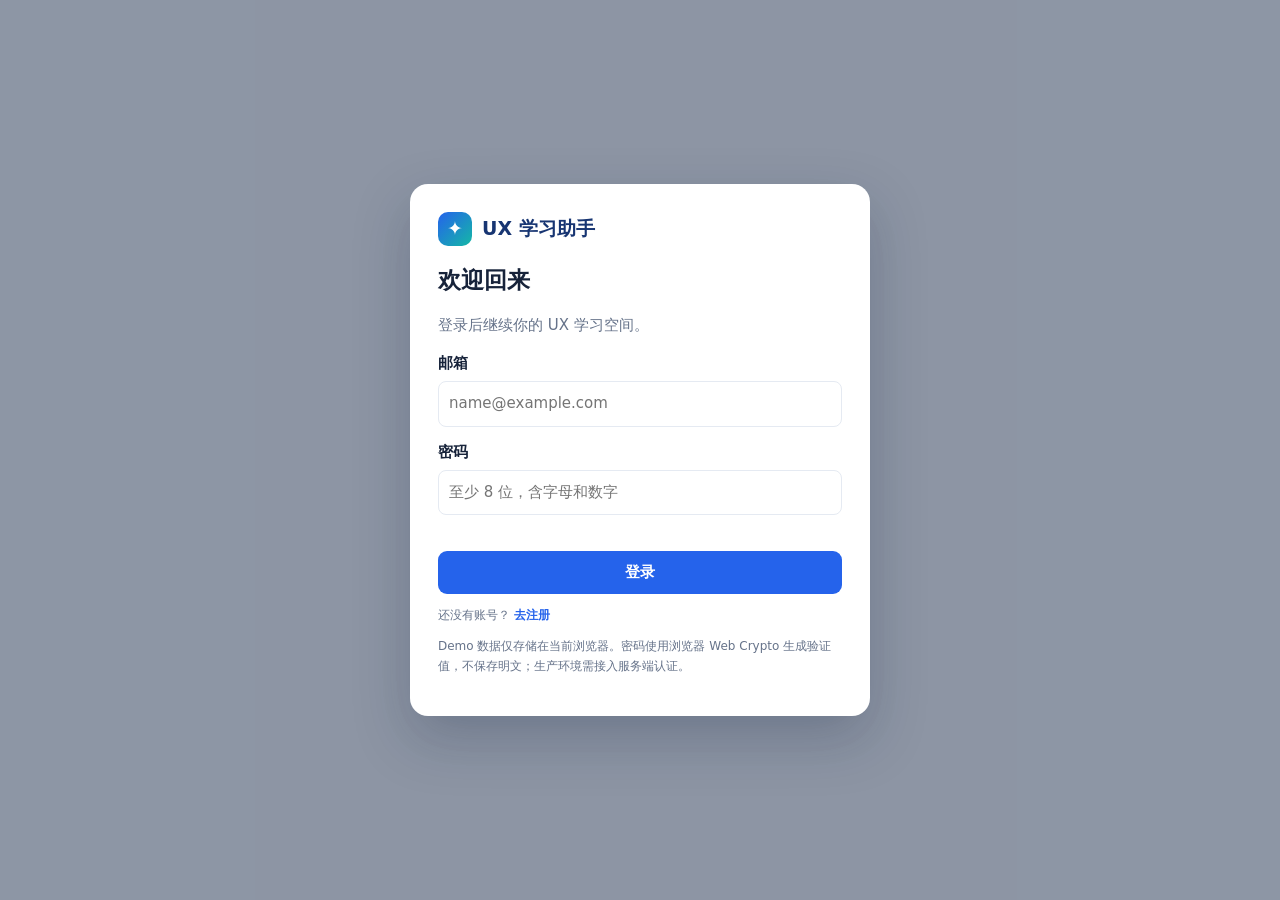
<file: index.html>
<!doctype html>
<html lang="zh-CN">
<head>
  <meta charset="utf-8"><meta name="viewport" content="width=device-width,initial-scale=1">
  <meta name="description" content="面向 UX/UI 初学者的交互式学习平台"><title>UX 学习助手</title>
  <link rel="stylesheet" href="assets/styles.css">
</head>
<body>
  <a class="skip" href="#main">跳到主要内容</a>
  <div id="app" aria-live="polite"><div class="loading">正在加载 UX 学习助手…</div></div>
  <script src="assets/app.js" defer></script>
</body>
</html>
</file>
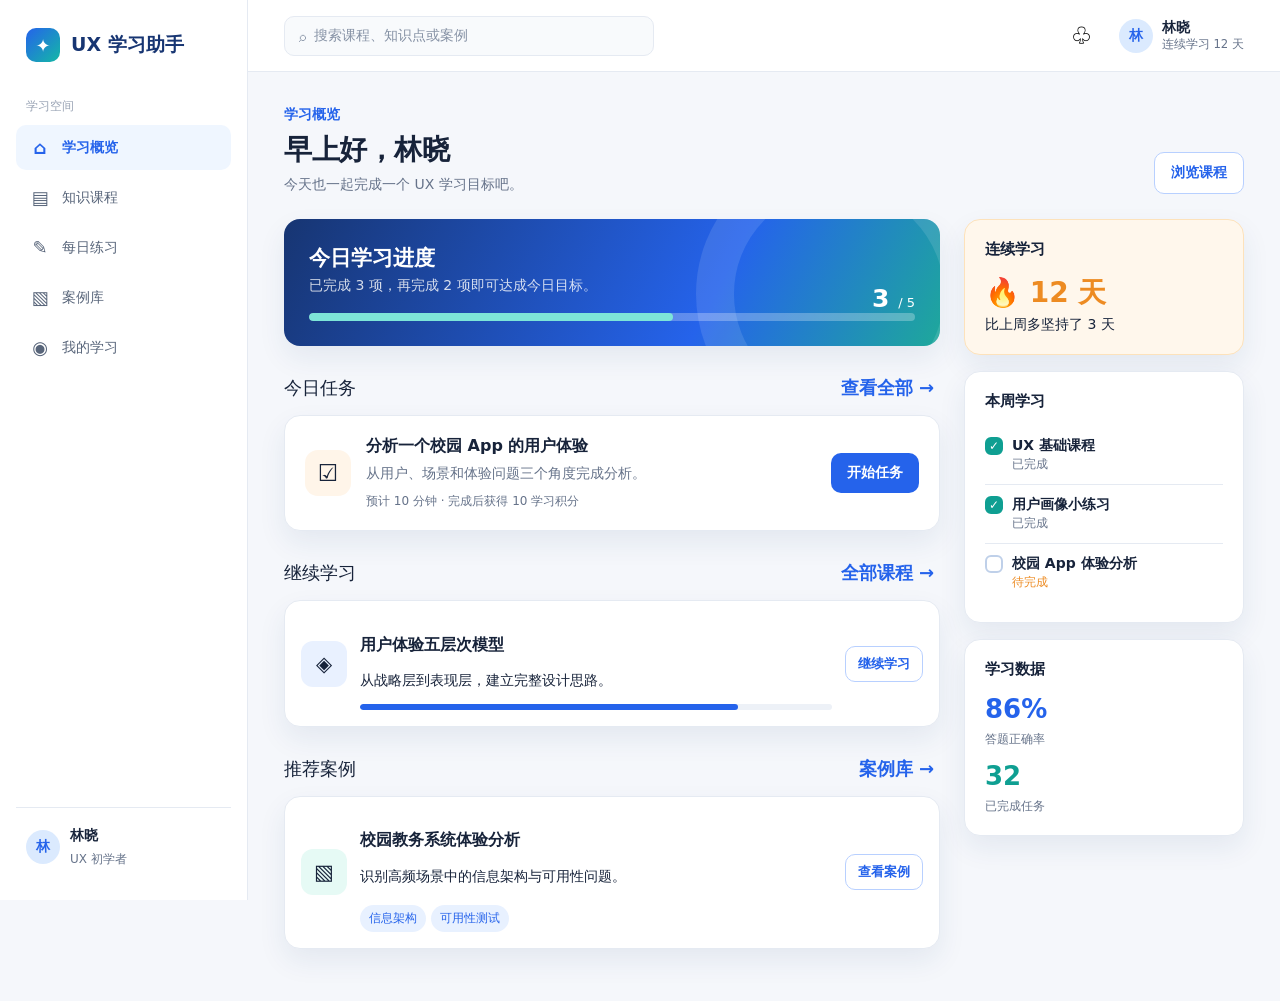
<file: ux-learning-platform.html>
<!doctype html>
<html lang="zh-CN">
<head>
  <meta charset="utf-8" />
  <meta name="viewport" content="width=device-width, initial-scale=1" />
  <title>UX 学习助手</title>
  <style>
    :root{--blue:#2563eb;--blue-50:#eff6ff;--navy:#173572;--teal:#0f9f92;--orange:#ed8b22;--red:#df4b59;--ink:#17233a;--muted:#66738a;--line:#e5eaf2;--bg:#f5f7fb;--card:#fff;--shadow:0 12px 28px rgba(30,58,110,.08)}
    *{box-sizing:border-box} body{margin:0;color:var(--ink);background:var(--bg);font-family:"Microsoft YaHei","PingFang SC",system-ui,sans-serif;font-size:14px}.app{min-height:100vh;display:grid;grid-template-columns:248px 1fr}.sidebar{position:fixed;inset:0 auto 0 0;width:248px;padding:28px 16px;background:#fff;border-right:1px solid var(--line);display:flex;flex-direction:column;z-index:2}.brand{display:flex;align-items:center;gap:11px;padding:0 10px 26px;font-size:19px;font-weight:800;color:var(--navy)}.brand-mark{width:34px;height:34px;border-radius:10px;background:linear-gradient(135deg,#2563eb,#14b8a6);display:grid;place-items:center;color:white;font-size:18px}.nav-label{padding:10px;color:#9aa4b5;font-size:12px}.nav{display:grid;gap:5px}.nav-btn{border:0;background:transparent;color:#58657a;text-align:left;border-radius:10px;padding:12px 14px;display:flex;align-items:center;gap:12px;font:inherit;cursor:pointer;transition:.2s}.nav-btn:hover{background:#f7f9fc;color:var(--blue)}.nav-btn.active{background:var(--blue-50);color:var(--blue);font-weight:700}.nav-icon{font-size:18px;width:20px;text-align:center}.side-bottom{margin-top:auto;padding:16px 10px 3px;border-top:1px solid var(--line);color:var(--muted);line-height:1.6}.avatar{width:34px;height:34px;border-radius:50%;display:grid;place-items:center;background:#dbeafe;color:var(--blue);font-weight:800}.user-mini{display:flex;align-items:center;gap:10px}.user-mini strong{display:block;color:var(--ink)}.user-mini span{font-size:12px}.main{grid-column:2;min-width:0}.topbar{height:72px;padding:0 36px;background:#fff;border-bottom:1px solid var(--line);display:flex;align-items:center;gap:22px;position:sticky;top:0;z-index:1}.search{height:40px;max-width:370px;width:100%;margin-right:auto;border:1px solid var(--line);border-radius:10px;background:#f8fafc;color:#8692a5;display:flex;align-items:center;padding:0 14px;gap:8px}.top-action{border:0;background:transparent;font-size:19px;cursor:pointer}.top-user{display:flex;align-items:center;gap:9px}.top-user small{display:block;color:var(--muted)}.content{max-width:1420px;margin:auto;padding:34px 36px 52px}.page{display:none;animation:fade .25s ease}.page.active{display:block}@keyframes fade{from{opacity:.3;transform:translateY(5px)}to{opacity:1;transform:none}}.page-head{display:flex;justify-content:space-between;align-items:flex-end;margin-bottom:25px}.eyebrow{color:var(--blue);font-weight:700;margin-bottom:7px}.page-head h1{font-size:28px;margin:0;letter-spacing:-.5px}.page-head p{color:var(--muted);margin:7px 0 0}.grid-home{display:grid;grid-template-columns:minmax(0,1fr) 280px;gap:24px}.cards-3{display:grid;grid-template-columns:repeat(3,1fr);gap:16px}.card{background:var(--card);border:1px solid var(--line);border-radius:16px;padding:20px;box-shadow:var(--shadow)}.hero{background:linear-gradient(117deg,#173572,#2563eb 65%,#1ea89b);color:#fff;border:0;position:relative;overflow:hidden;padding:25px}.hero:after{content:"";position:absolute;width:210px;height:210px;border:38px solid rgba(255,255,255,.11);border-radius:50%;right:-42px;top:-68px}.hero h2{font-size:21px;margin:0 0 5px}.hero p{opacity:.82;margin:0 0 18px}.progress-line{height:8px;background:rgba(255,255,255,.27);border-radius:99px;overflow:hidden}.progress-line span{height:100%;display:block;background:#7de5d8;border-radius:inherit}.hero-row{display:flex;align-items:end;justify-content:space-between}.hero-metric{font-size:25px;font-weight:800}.hero-metric small{font-size:13px;font-weight:400}.section-title{font-size:18px;margin:29px 0 14px;display:flex;justify-content:space-between;align-items:center}.text-link{border:0;background:transparent;color:var(--blue);cursor:pointer;font:inherit;font-weight:700}.task{display:flex;gap:15px;align-items:center}.task-icon{width:46px;height:46px;border-radius:13px;background:#fff5e9;display:grid;place-items:center;font-size:23px}.task h3,.course h3{font-size:16px;margin:0 0 6px}.task p,.course p{color:var(--muted);line-height:1.55;margin:0}.btn{border:0;border-radius:10px;padding:11px 16px;background:var(--blue);color:#fff;font:inherit;font-weight:700;cursor:pointer;transition:.2s;white-space:nowrap}.btn:hover{filter:brightness(.94);transform:translateY(-1px)}.btn.secondary{background:#fff;color:var(--blue);border:1px solid #b8d0ff}.btn.small{padding:8px 12px;font-size:13px}.stat{display:flex;flex-direction:column;gap:7px}.stat .num{font-size:26px;font-weight:800}.stat .hint{font-size:12px;color:var(--muted)}.stat.blue .num{color:var(--blue)}.stat.teal .num{color:var(--teal)}.stat.orange .num{color:var(--orange)}.right-panel{display:grid;align-content:start;gap:16px}.right-panel h3{font-size:15px;margin:0 0 15px}.streak{background:#fff7ec;border-color:#fde2bb}.streak strong{display:block;font-size:28px;color:var(--orange);margin:4px 0}.todo{display:flex;gap:9px;align-items:flex-start;padding:11px 0;border-bottom:1px solid var(--line)}.todo:last-child{border-bottom:0}.check{width:18px;height:18px;border:2px solid #bfd0e9;border-radius:6px;flex:0 0 auto}.check.done{background:var(--teal);border-color:var(--teal);color:#fff;text-align:center;font-size:12px}.course-row{display:grid;grid-template-columns:46px 1fr auto;gap:13px;align-items:center;padding:16px}.course-row:hover{border-color:#bcd2fa;box-shadow:0 10px 24px rgba(37,99,235,.1)}.course-icon{height:46px;width:46px;border-radius:12px;display:grid;place-items:center;font-size:21px}.course-icon.b1{background:#e9f1ff}.course-icon.b2{background:#e6faf5}.course-icon.b3{background:#fff3e1}.course-icon.b4{background:#f3edff}.mini-progress{margin-top:10px;height:6px;background:#edf1f7;border-radius:10px;overflow:hidden}.mini-progress span{display:block;height:100%;background:var(--blue);border-radius:10px}.filter{display:flex;gap:9px;flex-wrap:wrap;margin-bottom:18px}.pill{border:1px solid var(--line);background:#fff;padding:8px 13px;border-radius:99px;color:var(--muted);cursor:pointer}.pill.active{background:var(--blue-50);color:var(--blue);border-color:#b8d0ff;font-weight:700}.course-grid{display:grid;grid-template-columns:repeat(2,minmax(0,1fr));gap:16px}.course .course-head{display:flex;align-items:center;gap:12px}.course .course-head h3{margin:0}.course .meta{font-size:12px;color:var(--muted);margin:15px 0 9px}.course-foot{display:flex;justify-content:space-between;align-items:center;margin-top:17px}.lesson{display:grid;grid-template-columns:210px minmax(0,1fr) 250px;gap:24px}.lesson-nav{align-self:start;position:sticky;top:95px}.lesson-nav h3{margin:0 0 10px}.lesson-nav button{display:block;border:0;background:transparent;width:100%;text-align:left;padding:11px;border-radius:8px;color:var(--muted);cursor:pointer}.lesson-nav button.active{background:var(--blue-50);color:var(--blue);font-weight:700}.article{padding:30px;min-height:620px}.article h1{font-size:30px;margin:0 0 9px}.article .meta{color:var(--muted);margin-bottom:27px}.article h2{font-size:20px;margin:29px 0 12px}.article p{line-height:1.85;color:#425069}.layers{display:grid;gap:9px;margin:18px 0}.layer{padding:13px 16px;border-radius:10px;border-left:4px solid var(--blue);background:#f7faff}.layer strong{color:var(--navy)}.lesson-aside{align-self:start;position:sticky;top:95px}.aside-card{margin-bottom:16px}.aside-card h3{font-size:15px;margin:0 0 13px}.exercise-layout{max-width:920px;margin:auto}.exercise-top{display:flex;justify-content:space-between;align-items:center;margin-bottom:18px}.question{padding:30px}.question .q-num{color:var(--blue);font-weight:700}.question h2{font-size:22px;line-height:1.55;margin:15px 0 24px}.option{border:1px solid var(--line);background:#fff;width:100%;text-align:left;padding:15px 16px;margin:10px 0;border-radius:11px;font:inherit;color:var(--ink);cursor:pointer;display:flex;gap:12px;transition:.15s}.option:hover{border-color:#a8c4f7}.option.selected{border-color:var(--blue);background:var(--blue-50);color:var(--blue);font-weight:700}.radio{width:20px;height:20px;border:2px solid #bfcbdb;border-radius:50%;flex:0 0 auto}.option.selected .radio{border:6px solid var(--blue)}.question-foot{display:flex;justify-content:space-between;align-items:center;margin-top:25px}.notice{padding:12px 14px;background:#fff7ec;border-radius:9px;color:#9a5d10;font-size:13px;line-height:1.55}.result{max-width:760px;margin:22px auto}.result-head{text-align:center;padding:31px}.result-icon{height:58px;width:58px;border-radius:50%;margin:0 auto 12px;background:#dcfce7;color:#16824e;display:grid;place-items:center;font-size:29px;font-weight:800}.result h1{margin:0 0 8px;font-size:27px}.result p{color:var(--muted);margin:0}.result h3{font-size:16px;margin:0 0 10px}.result .explain{line-height:1.75;color:#425069}.feedback-grid{display:grid;grid-template-columns:1fr 1fr;gap:16px;margin:16px 0}.case-layout{display:grid;grid-template-columns:minmax(0,1fr) 290px;gap:24px}.case-hero{padding:28px;background:linear-gradient(120deg,#eff6ff,#f0fdf9);border-color:#cbe3f5}.tag{padding:5px 9px;border-radius:99px;background:#e8f1ff;color:var(--blue);font-size:12px;display:inline-block;margin:5px 5px 0 0}.case-section h2{font-size:18px;margin:0 0 12px}.case-section p,.case-section li{line-height:1.75;color:#45536b}.case-section ul{padding-left:19px;margin:0}.analysis-input{width:100%;min-height:130px;border:1px solid var(--line);border-radius:10px;padding:13px;font:inherit;resize:vertical;color:var(--ink)}.profile{display:grid;grid-template-columns:260px 1fr;gap:24px}.profile-card{text-align:center;align-self:start}.profile-card .big-avatar{width:70px;height:70px;border-radius:50%;display:grid;place-items:center;margin:0 auto 12px;background:linear-gradient(135deg,#dbeafe,#ccfbf1);font-size:26px;color:var(--navy);font-weight:800}.metrics{display:grid;grid-template-columns:repeat(4,1fr);gap:14px}.metric{padding:18px}.metric .label{color:var(--muted);font-size:13px}.metric .value{font-size:25px;font-weight:800;margin-top:8px}.ability{margin-top:24px}.ability-row{display:grid;grid-template-columns:100px 1fr 42px;gap:13px;align-items:center;margin:15px 0}.ability-row .bar{height:9px;border-radius:99px;background:#edf1f7;overflow:hidden}.ability-row .bar span{height:100%;display:block;background:linear-gradient(90deg,var(--blue),#4d91fb);border-radius:99px}.toast{position:fixed;right:28px;bottom:28px;background:#173572;color:#fff;padding:14px 17px;border-radius:11px;box-shadow:var(--shadow);transform:translateY(100px);opacity:0;transition:.25s;z-index:5}.toast.show{transform:none;opacity:1}@media(max-width:1080px){.grid-home,.case-layout{grid-template-columns:1fr}.right-panel{grid-template-columns:repeat(3,1fr)}.lesson{grid-template-columns:180px 1fr}.lesson-aside{display:none}.profile{grid-template-columns:1fr}.profile-card{text-align:left;display:flex;gap:15px;align-items:center}.profile-card .big-avatar{margin:0}}@media(max-width:760px){.app{grid-template-columns:1fr}.sidebar{width:74px;padding:18px 10px}.brand{padding:0 9px 25px}.brand span,.nav-label,.nav-btn span:not(.nav-icon),.side-bottom{display:none}.nav-btn{justify-content:center;padding:12px}.main{grid-column:1}.topbar{margin-left:74px;padding:0 17px}.top-user div{display:none}.content{margin-left:74px;padding:25px 17px}.grid-home,.course-grid,.cards-3,.metrics,.feedback-grid{grid-template-columns:1fr}.right-panel{grid-template-columns:1fr}.lesson{grid-template-columns:1fr}.lesson-nav{position:static}.lesson-nav button{display:inline-block;width:auto}.lesson-nav{display:flex;overflow:auto}.lesson-nav h3{display:none}.article{padding:21px}.page-head h1{font-size:24px}.course-row{grid-template-columns:46px 1fr}.course-row .btn{grid-column:2}.search{display:none}}
  </style>
</head>
<body>
<div class="app">
  <aside class="sidebar">
    <div class="brand"><div class="brand-mark">✦</div><span>UX 学习助手</span></div>
    <div class="nav-label">学习空间</div>
    <nav class="nav">
      <button class="nav-btn active" data-page="home"><span class="nav-icon">⌂</span><span>学习概览</span></button>
      <button class="nav-btn" data-page="courses"><span class="nav-icon">▤</span><span>知识课程</span></button>
      <button class="nav-btn" data-page="exercise"><span class="nav-icon">✎</span><span>每日练习</span></button>
      <button class="nav-btn" data-page="cases"><span class="nav-icon">▧</span><span>案例库</span></button>
      <button class="nav-btn" data-page="profile"><span class="nav-icon">◉</span><span>我的学习</span></button>
    </nav>
    <div class="side-bottom"><div class="user-mini"><div class="avatar">林</div><div><strong>林晓</strong><span>UX 初学者</span></div></div></div>
  </aside>
  <main class="main">
    <header class="topbar"><div class="search">⌕ <span>搜索课程、知识点或案例</span></div><button class="top-action" aria-label="通知">♧</button><div class="top-user"><div class="avatar">林</div><div><b>林晓</b><small>连续学习 12 天</small></div></div></header>
    <div class="content">
      <section id="home" class="page active">
        <div class="page-head"><div><div class="eyebrow">学习概览</div><h1>早上好，林晓</h1><p>今天也一起完成一个 UX 学习目标吧。</p></div><button class="btn secondary" data-go="courses">浏览课程</button></div>
        <div class="grid-home"><div>
          <div class="card hero"><div class="hero-row"><div><h2>今日学习进度</h2><p>已完成 3 项，再完成 2 项即可达成今日目标。</p></div><div class="hero-metric">3 <small>/ 5</small></div></div><div class="progress-line"><span style="width:60%"></span></div></div>
          <div class="section-title"><span>今日任务</span><button class="text-link" data-go="exercise">查看全部 →</button></div>
          <div class="card task"><div class="task-icon">☑</div><div style="flex:1"><h3>分析一个校园 App 的用户体验</h3><p>从用户、场景和体验问题三个角度完成分析。</p><p style="font-size:12px;margin-top:7px">预计 10 分钟 · 完成后获得 10 学习积分</p></div><button class="btn" data-go="exercise">开始任务</button></div>
          <div class="section-title"><span>继续学习</span><button class="text-link" data-go="courses">全部课程 →</button></div>
          <div class="course-row card"><div class="course-icon b1">◈</div><div><h3>用户体验五层次模型</h3><p>从战略层到表现层，建立完整设计思路。</p><div class="mini-progress"><span style="width:80%"></span></div></div><button class="btn secondary small" data-go="lesson">继续学习</button></div>
          <div class="section-title"><span>推荐案例</span><button class="text-link" data-go="cases">案例库 →</button></div>
          <div class="course-row card"><div class="course-icon b2">▧</div><div><h3>校园教务系统体验分析</h3><p>识别高频场景中的信息架构与可用性问题。</p><div><span class="tag">信息架构</span><span class="tag">可用性测试</span></div></div><button class="btn secondary small" data-go="cases">查看案例</button></div>
        </div><aside class="right-panel"><div class="card streak"><h3>连续学习</h3><strong>🔥 12 天</strong><span>比上周多坚持了 3 天</span></div><div class="card"><h3>本周学习</h3><div class="todo"><div class="check done">✓</div><div><b>UX 基础课程</b><br><span style="color:var(--muted);font-size:12px">已完成</span></div></div><div class="todo"><div class="check done">✓</div><div><b>用户画像小练习</b><br><span style="color:var(--muted);font-size:12px">已完成</span></div></div><div class="todo"><div class="check"></div><div><b>校园 App 体验分析</b><br><span style="color:var(--orange);font-size:12px">待完成</span></div></div></div><div class="card"><h3>学习数据</h3><div class="stat blue"><span class="num">86%</span><span class="hint">答题正确率</span></div><div style="height:13px"></div><div class="stat teal"><span class="num">32</span><span class="hint">已完成任务</span></div></div></aside></div>
      </section>
      <section id="courses" class="page"><div class="page-head"><div><div class="eyebrow">知识课程</div><h1>建立你的 UX 知识体系</h1><p>从 UX 基础开始，逐步学习用户研究、信息架构与交互设计。</p></div></div><div class="filter"><button class="pill active">全部课程</button><button class="pill">进行中</button><button class="pill">未学习</button><button class="pill">已完成</button></div><div class="course-grid">
        <article class="card course"><div class="course-head"><div class="course-icon b1">◈</div><div><h3>UX 基础</h3><span style="color:var(--muted);font-size:12px">5 个知识点</span></div></div><p style="margin-top:15px">理解用户体验、设计流程与五层次模型。</p><div class="meta">已学习 4 / 5 · 80%</div><div class="mini-progress"><span style="width:80%"></span></div><div class="course-foot"><span class="tag">推荐继续</span><button class="btn small" data-go="lesson">继续学习</button></div></article>
        <article class="card course"><div class="course-head"><div class="course-icon b2">⌕</div><div><h3>用户研究</h3><span style="color:var(--muted);font-size:12px">6 个知识点</span></div></div><p style="margin-top:15px">学习访谈、问卷、用户画像和用户旅程。</p><div class="meta">已学习 2 / 6 · 33%</div><div class="mini-progress"><span style="width:33%"></span></div><div class="course-foot"><span class="tag">学习中</span><button class="btn small" data-toast="课程已加入学习计划">开始学习</button></div></article>
        <article class="card course"><div class="course-head"><div class="course-icon b3">▤</div><div><h3>信息架构</h3><span style="color:var(--muted);font-size:12px">4 个知识点</span></div></div><p style="margin-top:15px">学习内容分类、导航结构与信息层级。</p><div class="meta">已学习 1 / 4 · 25%</div><div class="mini-progress"><span style="width:25%"></span></div><div class="course-foot"><span class="tag">学习中</span><button class="btn small" data-toast="课程已加入学习计划">开始学习</button></div></article>
        <article class="card course"><div class="course-head"><div class="course-icon b4">↝</div><div><h3>交互设计</h3><span style="color:var(--muted);font-size:12px">5 个知识点</span></div></div><p style="margin-top:15px">学习任务流程、操作反馈与交互原则。</p><div class="meta">已学习 3 / 5 · 60%</div><div class="mini-progress"><span style="width:60%"></span></div><div class="course-foot"><span class="tag">学习中</span><button class="btn small" data-toast="课程已加入学习计划">继续学习</button></div></article>
      </div></section>
      <section id="lesson" class="page"><div class="page-head"><div><div class="eyebrow">知识课程 / UX 基础</div><h1>用户体验五层次模型</h1><p>从抽象的产品目标，逐步落实到具体的界面呈现。</p></div><button class="btn secondary" data-toast="已收藏“用户体验五层次模型”">☆ 收藏知识点</button></div><div class="lesson"><aside class="card lesson-nav"><h3>本节目录</h3><button class="active">01 什么是五层模型</button><button>02 战略层</button><button>03 范围层</button><button>04 结构层</button><button>05 框架与表现层</button></aside><article class="card article"><h1>用户体验五层次模型</h1><div class="meta">UX 基础 · 预计 8 分钟 · 已完成 80%</div><h2>什么是用户体验五层次模型？</h2><p>用户体验五层次模型由战略层、范围层、结构层、框架层和表现层组成。它帮助设计者从“为什么做”逐步思考到“界面如何呈现”，确保每一层设计都有清晰依据。</p><h2>五个层次</h2><div class="layers"><div class="layer"><strong>战略层：</strong>明确用户需求和产品目标。</div><div class="layer"><strong>范围层：</strong>确定产品提供的功能与内容。</div><div class="layer"><strong>结构层：</strong>组织信息架构和用户流程。</div><div class="layer"><strong>框架层：</strong>规划页面布局、导航与交互。</div><div class="layer"><strong>表现层：</strong>完成色彩、字体、图标与视觉界面。</div></div><h2>简单理解</h2><p>先想清楚“为谁解决什么问题”，再决定“产品做什么、怎么用、长什么样”。例如设计校园自习室预约 App 时，需要先确认学生的预约需求，再规划功能、流程和界面。</p></article><aside class="lesson-aside"><div class="card aside-card"><h3>学习进度</h3><div style="display:flex;justify-content:space-between;margin-bottom:9px"><b>本节完成度</b><span style="color:var(--blue);font-weight:700">80%</span></div><div class="mini-progress"><span style="width:80%"></span></div></div><div class="card aside-card"><h3>下一步学习</h3><p style="line-height:1.6;color:var(--muted)">通过校园 App 案例巩固五层模型。</p><button class="btn" style="width:100%;margin-top:12px" data-go="cases">查看案例</button><button class="btn secondary" style="width:100%;margin-top:9px" data-go="exercise">开始练习</button></div></aside></div></section>
      <section id="exercise" class="page"><div class="exercise-layout"><div class="exercise-top"><div><div class="eyebrow">每日练习</div><h1 style="margin:0">校园自习室预约 App 体验分析</h1></div><span class="tag">任务 1 / 3</span></div><div class="card question"><div class="q-num">第 1 题 / 共 3 题</div><h2>对于校园自习室预约 App，以下哪一类人群最应被优先定义为核心目标用户？</h2><button class="option" data-option="A"><span class="radio"></span><span><b>A.</b> 所有互联网用户</span></button><button class="option" data-option="B"><span class="radio"></span><span><b>B.</b> 有自习与座位预约需求的在校学生</span></button><button class="option" data-option="C"><span class="radio"></span><span><b>C.</b> 企业行政管理人员</span></button><button class="option" data-option="D"><span class="radio"></span><span><b>D.</b> 主要使用纸质日程本的老年用户</span></button><div class="question-foot"><div class="notice">提示：请结合产品的使用地点、服务内容和主要任务进行判断。</div><button class="btn" id="submit-answer" disabled style="opacity:.48;cursor:not-allowed">提交答案</button></div></div></div></section>
      <section id="result" class="page"><div class="result"><div class="card result-head"><div class="result-icon">✓</div><h1>回答正确</h1><p>你已经能够根据产品场景识别核心用户。</p></div><div class="card" style="margin-top:16px"><h3>为什么选择 B？</h3><p class="explain">校园自习室预约 App 的主要服务场景发生在校园内，其核心任务是查询座位、预约时间和完成签到。因此，有明确自习与预约需求的在校学生是最重要的目标用户。</p></div><div class="feedback-grid"><div class="card"><h3>本次能力反馈</h3><p style="color:var(--teal);font-weight:700">用户需求识别：良好</p><p style="color:var(--muted);line-height:1.6">战略层理解：80%</p><div class="mini-progress"><span style="width:80%;background:var(--teal)"></span></div></div><div class="card"><h3>下一步建议</h3><p style="color:var(--muted);line-height:1.6">继续学习“用户画像”，进一步理解不同学生群体的具体需求。</p><p style="color:var(--orange);font-weight:700">本题完成，获得 +3 学习积分</p></div></div><div style="display:flex;justify-content:center;gap:12px"><button class="btn secondary" data-go="lesson">复习相关知识</button><button class="btn" data-toast="下一题正在准备中，已记录本次学习成果">继续下一题</button></div></div></section>
      <section id="cases" class="page"><div class="page-head"><div><div class="eyebrow">案例库</div><h1>校园教务系统体验分析</h1><p>通过真实产品场景，理解信息架构与可用性问题。</p></div><button class="btn secondary" data-toast="案例已收藏">☆ 收藏案例</button></div><div class="case-layout"><div><div class="card case-hero"><h2 style="margin:0 0 9px">案例背景</h2><p style="line-height:1.7;margin:0;color:#425069">校园教务系统常用于选课、查看课表、查询成绩和考试安排，是学生高频使用的校园服务工具。</p><div><span class="tag">信息架构</span><span class="tag">可用性测试</span><span class="tag">校园产品</span></div></div><div class="card case-section" style="margin-top:16px"><h2>目标用户与使用场景</h2><p><b>目标用户：</b>在校大学生、教师与教务管理人员。</p><ul><li>开学初快速完成选课；</li><li>上课前查看课程与教室；</li><li>考试后查询成绩；</li><li>学期中查看培养方案与学分。</li></ul></div><div class="card case-section" style="margin-top:16px"><h2>现有体验问题</h2><ul><li>功能入口较多，重要任务不易快速找到；</li><li>课程信息层级复杂，用户需要多次跳转；</li><li>选课结果和操作反馈不够明显；</li><li>移动端阅读体验较弱。</li></ul></div><div class="card case-section" style="margin-top:16px"><h2>优化方向</h2><ul><li>将“选课、课表、成绩”设为首页高频入口；</li><li>用清晰的步骤和状态提示降低选课过程的不确定性；</li><li>在提交、选中和失败时提供及时反馈；</li><li>针对手机端重新整理信息层级与组件尺寸。</li></ul></div></div><aside><div class="card"><h3 style="margin-top:0">我的设计思考</h3><p style="color:var(--muted);line-height:1.6">写下你认为最需要优先优化的问题与方案。</p><textarea class="analysis-input" placeholder="请输入你的体验分析……"></textarea><button class="btn" style="width:100%;margin-top:11px" id="save-analysis">提交我的分析</button></div><div class="card" style="margin-top:16px"><h3 style="margin-top:0">关联知识</h3><button class="text-link" data-go="courses">信息架构</button><br><button class="text-link" style="margin-top:10px" data-go="lesson">用户体验五层次模型</button></div></aside></div></section>
      <section id="profile" class="page"><div class="page-head"><div><div class="eyebrow">我的学习</div><h1>学习数据与能力进度</h1><p>记录每一次学习，并明确下一阶段的提升方向。</p></div></div><div class="profile"><aside class="card profile-card"><div class="big-avatar">林</div><div><h2 style="margin:0 0 5px">林晓</h2><p style="margin:0;color:var(--muted)">UX 初学者</p><p style="margin:12px 0;color:var(--orange);font-weight:700">🔥 已连续学习 12 天</p></div></aside><div><div class="metrics"><div class="card metric"><div class="label">学习天数</div><div class="value" style="color:var(--blue)">12 天</div></div><div class="card metric"><div class="label">完成任务</div><div class="value" style="color:var(--teal)">32 个</div></div><div class="card metric"><div class="label">答题正确率</div><div class="value" style="color:var(--orange)">86%</div></div><div class="card metric"><div class="label">累计学习</div><div class="value">8.5 h</div></div></div><div class="card ability"><h2 style="font-size:19px;margin:0 0 20px">我的能力进度</h2><div class="ability-row"><span>UX 基础</span><div class="bar"><span style="width:80%"></span></div><b>80%</b></div><div class="ability-row"><span>用户研究</span><div class="bar"><span style="width:40%"></span></div><b>40%</b></div><div class="ability-row"><span>信息架构</span><div class="bar"><span style="width:55%"></span></div><b>55%</b></div><div class="ability-row"><span>交互设计</span><div class="bar"><span style="width:65%"></span></div><b>65%</b></div><div class="ability-row"><span>可用性测试</span><div class="bar"><span style="width:30%;background:linear-gradient(90deg,#f59e0b,#fbbf24)"></span></div><b>30%</b></div></div><div class="card" style="margin-top:16px;display:flex;justify-content:space-between;align-items:center;gap:16px"><div><h3 style="margin:0 0 6px">建议优先学习：可用性测试</h3><p style="margin:0;color:var(--muted)">你在“测试方法”和“问题记录”相关练习中正确率较低。</p></div><button class="btn" data-go="courses">去学习</button></div></div></div></section>
    </div>
  </main>
</div><div class="toast" id="toast"></div>
<script>
  const pages=document.querySelectorAll('.page'),navs=document.querySelectorAll('.nav-btn');
  function go(id){pages.forEach(p=>p.classList.toggle('active',p.id===id));navs.forEach(n=>n.classList.toggle('active',n.dataset.page===id));window.scrollTo({top:0,behavior:'smooth'});}
  document.querySelectorAll('[data-go]').forEach(el=>el.addEventListener('click',()=>go(el.dataset.go)));
  navs.forEach(n=>n.addEventListener('click',()=>go(n.dataset.page)));
  let selected=''; document.querySelectorAll('.option').forEach(o=>o.addEventListener('click',()=>{document.querySelectorAll('.option').forEach(x=>x.classList.remove('selected'));o.classList.add('selected');selected=o.dataset.option;const s=document.querySelector('#submit-answer');s.disabled=false;s.style.opacity='1';s.style.cursor='pointer';}));
  document.querySelector('#submit-answer').addEventListener('click',()=>{if(selected)go('result')});
  const toast=document.querySelector('#toast');function showToast(msg){toast.textContent=msg;toast.classList.add('show');setTimeout(()=>toast.classList.remove('show'),2600)}
  document.querySelectorAll('[data-toast]').forEach(el=>el.addEventListener('click',()=>showToast(el.dataset.toast)));
  document.querySelector('#save-analysis').addEventListener('click',()=>showToast('分析已保存，可在“我的学习”中查看。'));
  document.querySelectorAll('.pill').forEach(p=>p.addEventListener('click',()=>{document.querySelectorAll('.pill').forEach(x=>x.classList.remove('active'));p.classList.add('active')}));
</script>
</body></html>
</file>
<file: assets/styles.css>
:root{--blue:#2563eb;--blue-50:#eff6ff;--navy:#173572;--teal:#0f9f92;--orange:#ed8b22;--red:#c83b4b;--ink:#17233a;--muted:#66738a;--line:#e5eaf2;--bg:#f6f8fc;--card:#fff;--shadow:0 12px 30px rgba(24,54,108,.08)}*{box-sizing:border-box}body{margin:0;background:var(--bg);color:var(--ink);font:15px/1.55 "Microsoft YaHei","PingFang SC",system-ui,sans-serif}.skip{position:fixed;left:8px;top:-60px;background:#111827;color:#fff;padding:9px 13px;border-radius:7px;z-index:99}.skip:focus{top:8px}.loading{min-height:100vh;display:grid;place-items:center;color:var(--muted)}button,input,textarea{font:inherit}button{cursor:pointer}.shell{min-height:100vh;display:grid;grid-template-columns:244px 1fr}.side{position:fixed;inset:0 auto 0 0;width:244px;background:#fff;border-right:1px solid var(--line);padding:25px 15px;display:flex;flex-direction:column;z-index:3}.brand{display:flex;align-items:center;gap:10px;padding:0 9px 26px;font-size:19px;font-weight:800;color:var(--navy)}.mark{width:34px;height:34px;border-radius:10px;background:linear-gradient(135deg,var(--blue),#14b8a6);color:#fff;display:grid;place-items:center}.nav-label{font-size:12px;color:#94a0b3;padding:10px}.nav{display:grid;gap:4px}.nav button{border:0;background:transparent;color:#59677d;padding:11px 13px;border-radius:10px;text-align:left;display:flex;align-items:center;gap:11px}.nav button:hover{background:#f6f8fc;color:var(--blue)}.nav button.active{background:var(--blue-50);color:var(--blue);font-weight:700}.side-user{margin-top:auto;border-top:1px solid var(--line);padding:16px 9px 0;display:flex;gap:10px;align-items:center}.avatar{width:35px;height:35px;border-radius:50%;display:grid;place-items:center;color:var(--blue);background:#dbeafe;font-weight:800}.side-user strong{display:block}.side-user small{color:var(--muted)}.main{grid-column:2;min-width:0}.top{height:72px;position:sticky;top:0;z-index:2;background:rgba(255,255,255,.93);backdrop-filter:blur(12px);border-bottom:1px solid var(--line);display:flex;gap:16px;align-items:center;padding:0 34px}.search{border:1px solid var(--line);background:#f8fafc;border-radius:9px;padding:9px 12px;color:#7a879a;min-width:280px;max-width:420px;width:100%;margin-right:auto}.top-user{display:flex;align-items:center;gap:8px}.top-user small{display:block;color:var(--muted)}.wrap{max-width:1380px;margin:auto;padding:32px 35px 54px}.page-head{display:flex;align-items:end;justify-content:space-between;gap:18px;margin-bottom:24px}.eyebrow{color:var(--blue);font-weight:700;font-size:13px;margin-bottom:4px}.page-head h1{font-size:29px;line-height:1.3;letter-spacing:-.5px;margin:0}.page-head p{margin:6px 0 0;color:var(--muted)}.card{background:var(--card);border:1px solid var(--line);border-radius:15px;padding:20px;box-shadow:var(--shadow)}.grid{display:grid;gap:16px}.home{grid-template-columns:minmax(0,1fr) 278px}.three{grid-template-columns:repeat(3,1fr)}.hero{background:linear-gradient(120deg,#173572,#2563eb 65%,#17a797);color:#fff;border:0;overflow:hidden;position:relative}.hero:after{content:"";position:absolute;right:-35px;top:-75px;width:200px;height:200px;border:35px solid rgba(255,255,255,.12);border-radius:50%}.hero h2{font-size:20px;margin:0}.hero p{opacity:.85;margin:4px 0 17px}.hero-row,.between{display:flex;align-items:center;justify-content:space-between;gap:14px}.metric{font-size:27px;font-weight:800}.metric small{font-size:13px;font-weight:400}.bar{height:8px;background:#eaf0f7;border-radius:99px;overflow:hidden}.hero .bar{background:rgba(255,255,255,.24)}.bar span{height:100%;display:block;border-radius:inherit;background:var(--blue)}.hero .bar span{background:#72e1d3}.section-title{font-size:18px;font-weight:800;margin:27px 0 12px;display:flex;justify-content:space-between}.btn{border:0;background:var(--blue);color:#fff;font-weight:700;border-radius:9px;padding:10px 14px}.btn:hover{filter:brightness(.93)}.btn:focus-visible,.nav button:focus-visible,.option:focus-visible{outline:3px solid #86adff;outline-offset:2px}.btn.secondary{background:#fff;color:var(--blue);border:1px solid #bad2ff}.btn.danger{background:var(--red)}.link{border:0;background:transparent;padding:0;color:var(--blue);font-weight:700}.task{display:flex;align-items:center;gap:15px}.task-icon,.course-icon{height:45px;width:45px;border-radius:12px;display:grid;place-items:center;font-size:20px;background:#e8f1ff;color:var(--blue);flex:0 0 auto}.task h3,.course h3{margin:0;font-size:16px}.muted{color:var(--muted)}.task p,.course p{margin:4px 0;color:var(--muted);font-size:13px}.right{display:grid;align-content:start;gap:15px}.streak{background:#fff7ec;border-color:#fde0b4}.streak strong{font-size:25px;color:var(--orange);display:block;margin:4px 0}.todo{border-bottom:1px solid var(--line);padding:11px 0;display:flex;gap:9px}.todo:last-child{border:0}.check{border:2px solid #b8c9df;border-radius:5px;height:18px;width:18px;flex:0 0 auto}.check.done{background:var(--teal);border-color:var(--teal);color:#fff;text-align:center;font-size:12px}.course-grid{grid-template-columns:repeat(2,minmax(0,1fr))}.course-head{display:flex;gap:12px;align-items:center}.course .course-icon{background:#f1ecff;color:#7046cc}.course .meta{font-size:12px;color:var(--muted);margin:15px 0 8px}.course-foot{display:flex;justify-content:space-between;align-items:center;margin-top:15px}.pill{padding:5px 9px;border-radius:99px;color:var(--blue);background:#eaf2ff;font-size:12px}.filters{display:flex;gap:9px;flex-wrap:wrap;margin-bottom:18px}.filter{border:1px solid var(--line);background:#fff;color:var(--muted);padding:8px 12px;border-radius:99px}.filter.active{border-color:#b8d0ff;background:var(--blue-50);color:var(--blue);font-weight:700}.lesson{display:grid;grid-template-columns:195px minmax(0,1fr) 240px;gap:22px}.lesson-nav{align-self:start;position:sticky;top:92px}.lesson-nav button{border:0;background:transparent;width:100%;padding:10px;text-align:left;color:var(--muted);border-radius:7px}.lesson-nav button.active{color:var(--blue);background:var(--blue-50);font-weight:700}.article{padding:29px}.article h2{font-size:20px;margin:25px 0 10px}.article p{color:#43516a;line-height:1.85}.layer{background:#f7faff;border-left:4px solid var(--blue);border-radius:8px;padding:12px 14px;margin:8px 0}.aside{align-self:start;position:sticky;top:92px}.aside .card{margin-bottom:14px}.questions{max-width:900px;margin:auto}.question h2{font-size:22px;line-height:1.55;margin:14px 0 22px}.q-num{color:var(--blue);font-weight:700}.option{width:100%;text-align:left;border:1px solid var(--line);background:#fff;padding:14px 15px;border-radius:10px;margin:9px 0;display:flex;gap:11px;color:var(--ink)}.option:hover{border-color:#9bbdf5}.option.selected{background:var(--blue-50);border-color:var(--blue);color:var(--blue);font-weight:700}.radio{height:20px;width:20px;border:2px solid #b6c4d7;border-radius:50%;flex:0 0 auto}.selected .radio{border:6px solid var(--blue)}.notice{font-size:13px;background:#fff7ec;color:#9a5d10;padding:10px 12px;border-radius:8px}.result{max-width:740px;margin:auto}.center{text-align:center}.result-icon{height:58px;width:58px;background:#dcfce7;color:#16824e;border-radius:50%;display:grid;place-items:center;font-size:28px;font-weight:800;margin:0 auto 9px}.feedback{grid-template-columns:1fr 1fr;margin:16px 0}.case{grid-template-columns:minmax(0,1fr) 290px}.case h2{font-size:18px;margin:0 0 9px}.case p,.case li{line-height:1.75;color:#46536b}.case ul{padding-left:20px}.input{width:100%;min-height:130px;border:1px solid var(--line);border-radius:9px;padding:11px;resize:vertical}.profile{grid-template-columns:230px minmax(0,1fr)}.profile-card{text-align:center;align-self:start}.big-avatar{height:70px;width:70px;border-radius:50%;margin:0 auto 9px;display:grid;place-items:center;background:linear-gradient(135deg,#dbeafe,#ccfbf1);font-size:24px;font-weight:800;color:var(--navy)}.stats{grid-template-columns:repeat(4,1fr)}.stat .label{font-size:13px;color:var(--muted)}.stat strong{font-size:25px;display:block;margin-top:6px}.ability-row{display:grid;grid-template-columns:100px 1fr 42px;align-items:center;gap:12px;margin:15px 0}.empty{padding:32px;text-align:center;color:var(--muted)}.modal-backdrop{position:fixed;inset:0;z-index:10;background:rgba(15,30,59,.45);display:grid;place-items:center;padding:18px}.modal{width:min(460px,100%);background:#fff;border-radius:18px;padding:28px;box-shadow:0 22px 55px rgba(15,30,59,.25)}.modal h1{font-size:23px;margin:0 0 5px}.form-row{margin:14px 0}.form-row label{display:block;font-weight:700;margin-bottom:6px}.form-row input{width:100%;border:1px solid var(--line);border-radius:8px;padding:10px}.form-row input:focus{outline:2px solid #b8d2ff;border-color:var(--blue)}.form-error{color:var(--red);min-height:22px;font-size:13px;margin-top:8px}.form-note{font-size:12px;color:var(--muted);line-height:1.6}.toast{position:fixed;right:25px;bottom:24px;color:#fff;background:#17233a;border-radius:9px;padding:12px 15px;z-index:20;transform:translateY(80px);opacity:0;transition:.25s}.toast.show{transform:none;opacity:1}@media(max-width:1060px){.home,.case{grid-template-columns:1fr}.right{grid-template-columns:repeat(3,1fr)}.lesson{grid-template-columns:175px 1fr}.aside{display:none}.profile{grid-template-columns:1fr}}@media(max-width:720px){.shell{grid-template-columns:68px 1fr}.side{width:68px;padding:18px 9px}.brand{padding:0 8px 21px}.brand span,.nav-label,.nav span:not(.ico),.side-user div:not(.avatar){display:none}.nav button{justify-content:center;padding:12px}.side-user{padding:12px 8px}.main{grid-column:2}.top{padding:0 16px}.search{display:none}.top-user div:last-child{display:none}.wrap{padding:24px 16px}.page-head{align-items:start;flex-direction:column}.home,.three,.course-grid,.right,.feedback,.stats{grid-template-columns:1fr}.lesson{grid-template-columns:1fr}.lesson-nav{position:static;display:flex;overflow:auto}.lesson-nav button{width:max-content;white-space:nowrap}.article{padding:20px}.case{grid-template-columns:1fr}.profile-card{text-align:left;display:flex;gap:12px;align-items:center}.big-avatar{margin:0}.ability-row{grid-template-columns:84px 1fr 38px}.task{align-items:flex-start;flex-wrap:wrap}.task .btn{margin-left:60px}.top{height:63px}}
</file>
